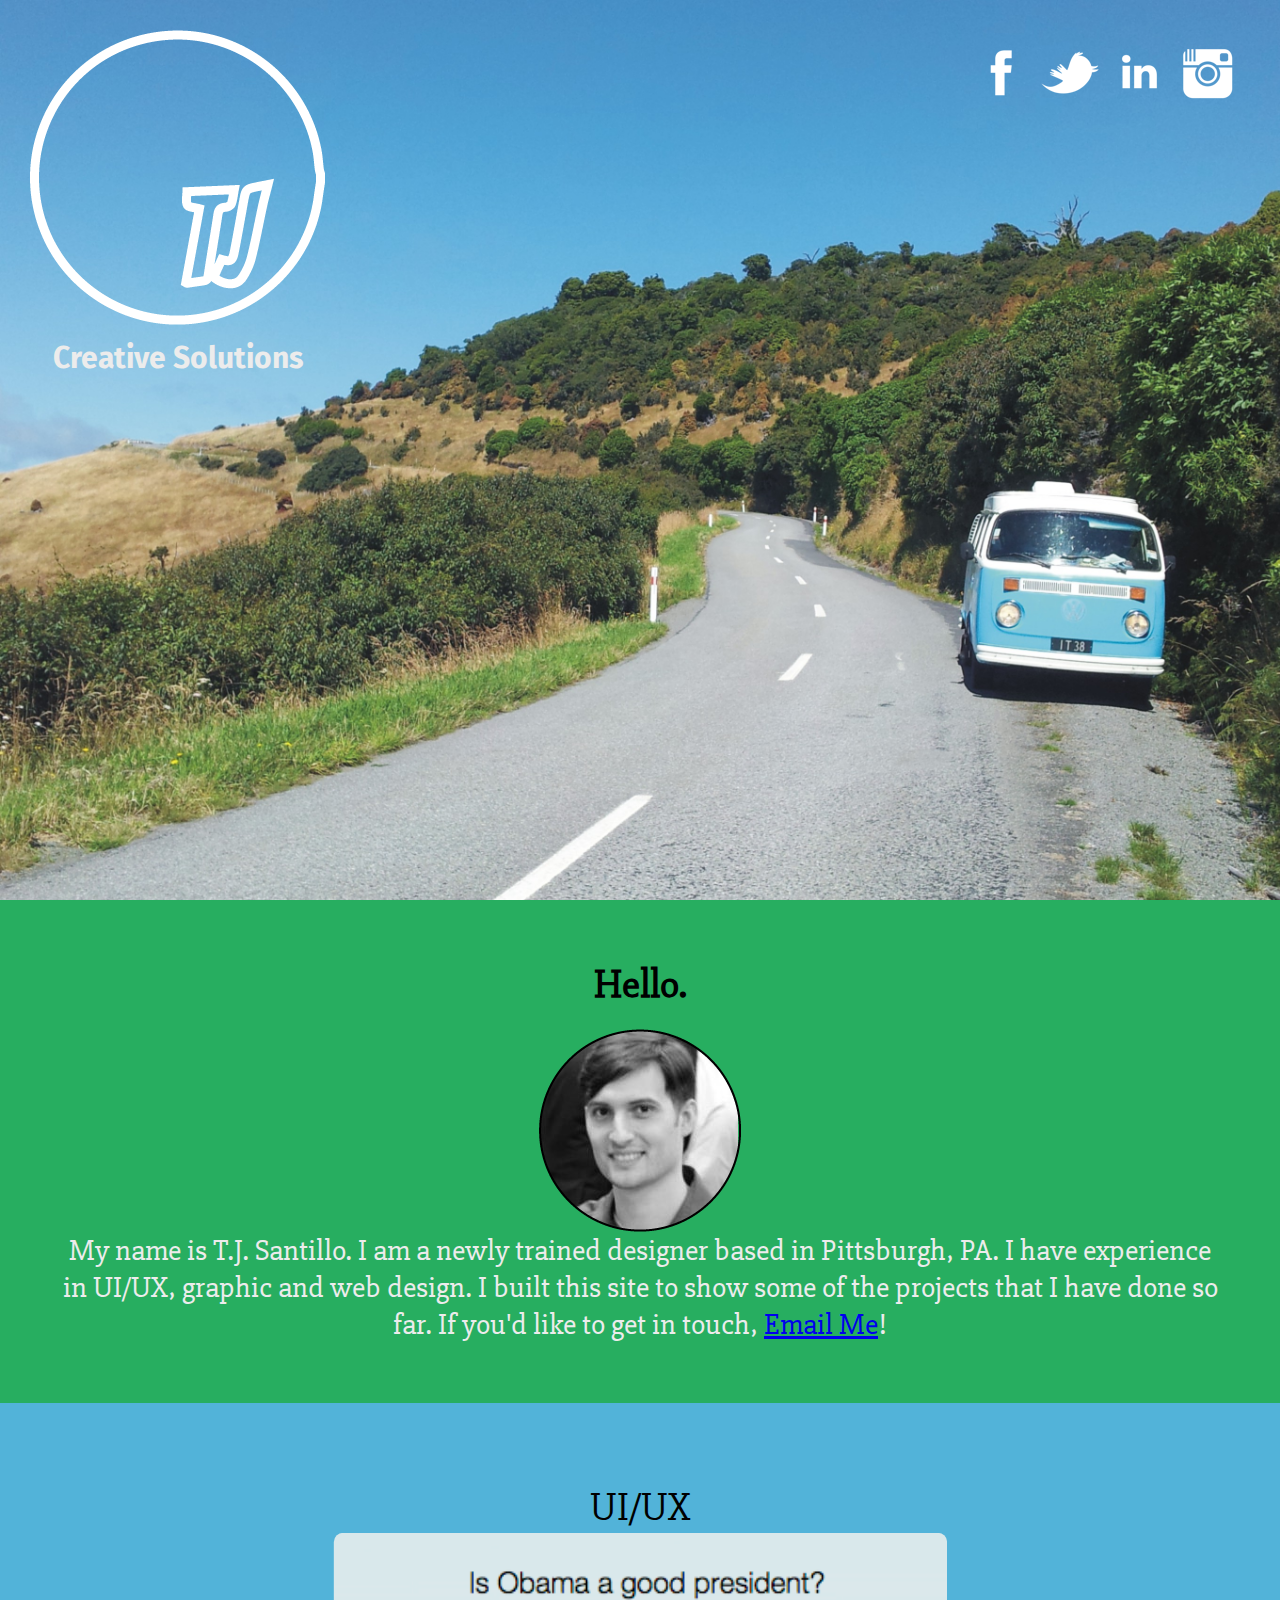
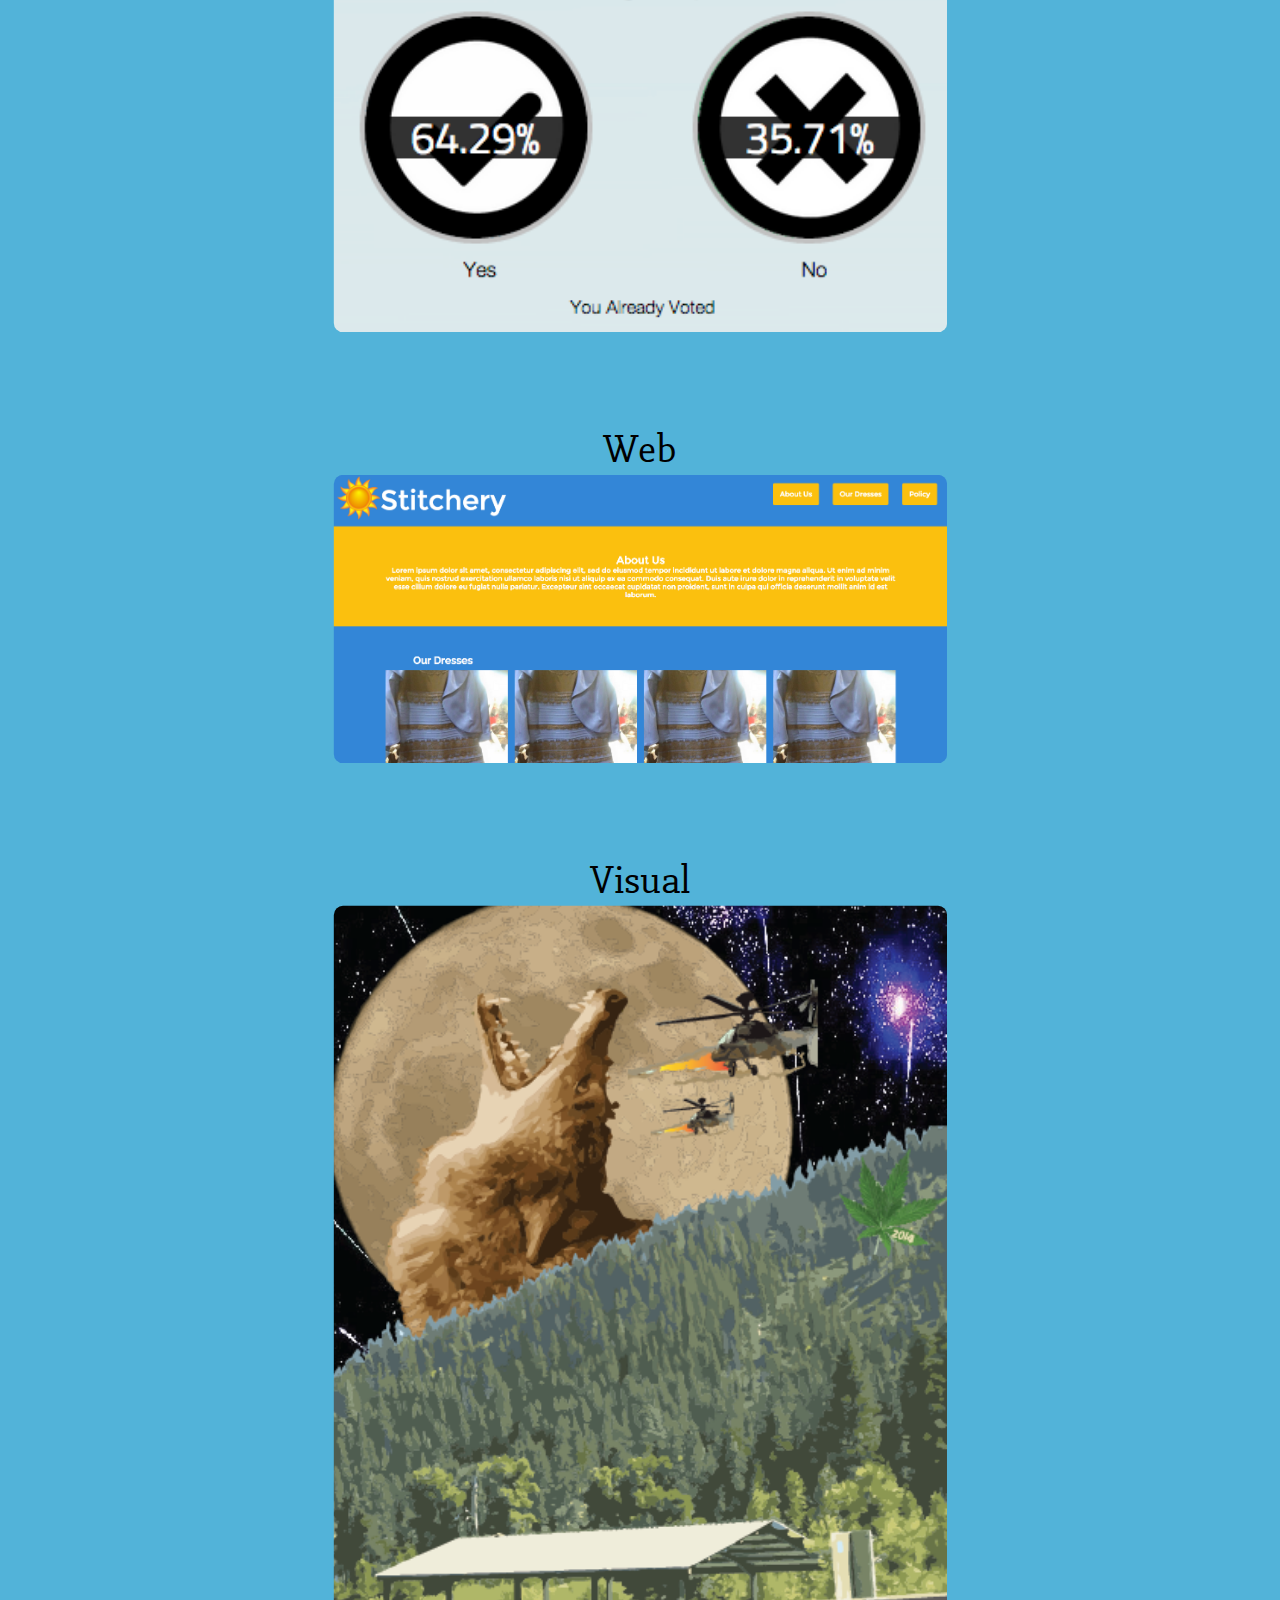
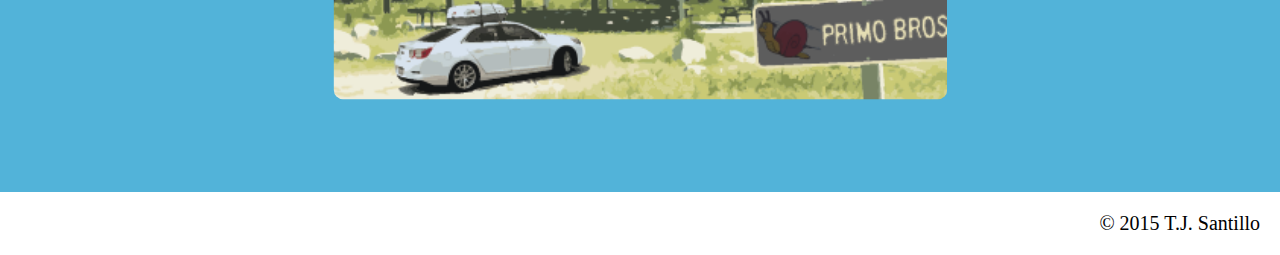
<file: index.html>
<!DOCTYPE html>
<html>
<!--this is what a comment looks like-->
<head>
	<meta charset="utf-8">
	<meta name ="viewport" content= "width=device-width, initial-scale=1">
	<title> T.J. Santillo </title>
	<link rel="stylesheet" type="text/css" href="css/style.css">
	<link href='http://fonts.googleapis.com/css?family=Fira+Sans:400,500' rel='stylesheet' type='text/css'>
	<link href='http://fonts.googleapis.com/css?family=Slabo+27px' rel='stylesheet' type='text/css'>
</head>
<body>
	<header>
		<nav>
			<a href="http://facebook.com/santillotj"><img src="images/facebook.png"></a>
			<a href="http://twitter.com/tjsantillo"><img src="images/twitter.png"></a>
			<a href="https://www.linkedin.com/in/tjsantillo"><img src="images/linkedin.png"></a>
			<a href="https://instagram.com/tjsantillo"><img src="images/instagram.png"></a>
		</nav>
		<section id="logo">
		<div>
			<img src="images/logowhite.png" alt="tj logo" title="t.j. santillo">
			<h2> Creative Solutions</h2>
		</div>
		</section>
	</header>

	<body>
		<section id="hello">
		<div>
			<h2>Hello.</h2>
			<img src="images/tjpic.png" alt="headshot" title"t.j. santillo">
			<p>My name is T.J. Santillo. I am a newly trained designer based in Pittsburgh, PA. I have experience in UI/UX, graphic and web design. I built this site to show some of the projects that I have done so far. If you'd like to get in touch, <a href="mailto:santillotj@gmail.com">Email Me</a>! </p>
		</div>
		</section>

		<section id="services">
		<div class="clearfix">
			<div class="me">
				<p>UI/UX</p>
				<a href="https://wordpress.org/plugins/because/"><img src="images/conva.png" alt="conva" title="conva"></a>
			</div>
			<div class="me">
				<p>Web </p>
				<a href="http://tjsantillo.github.io/yuuna/index.html"><img src="images/stitchery.png" alt="stitchery" title="stitchery"></a>
			</div>
			<div class="me">
				<p>Visual</p>
				<a href="#"><img src="images/primo.png" alt="primo bros" title="primo bros"></a>
			</div>


		</section>
		<section id="business">

		</section>
	</body>
	
	<footer> 
	<p>&copy 2015 T.J. Santillo</p>
	</footer>
</body>
</html>
</file>
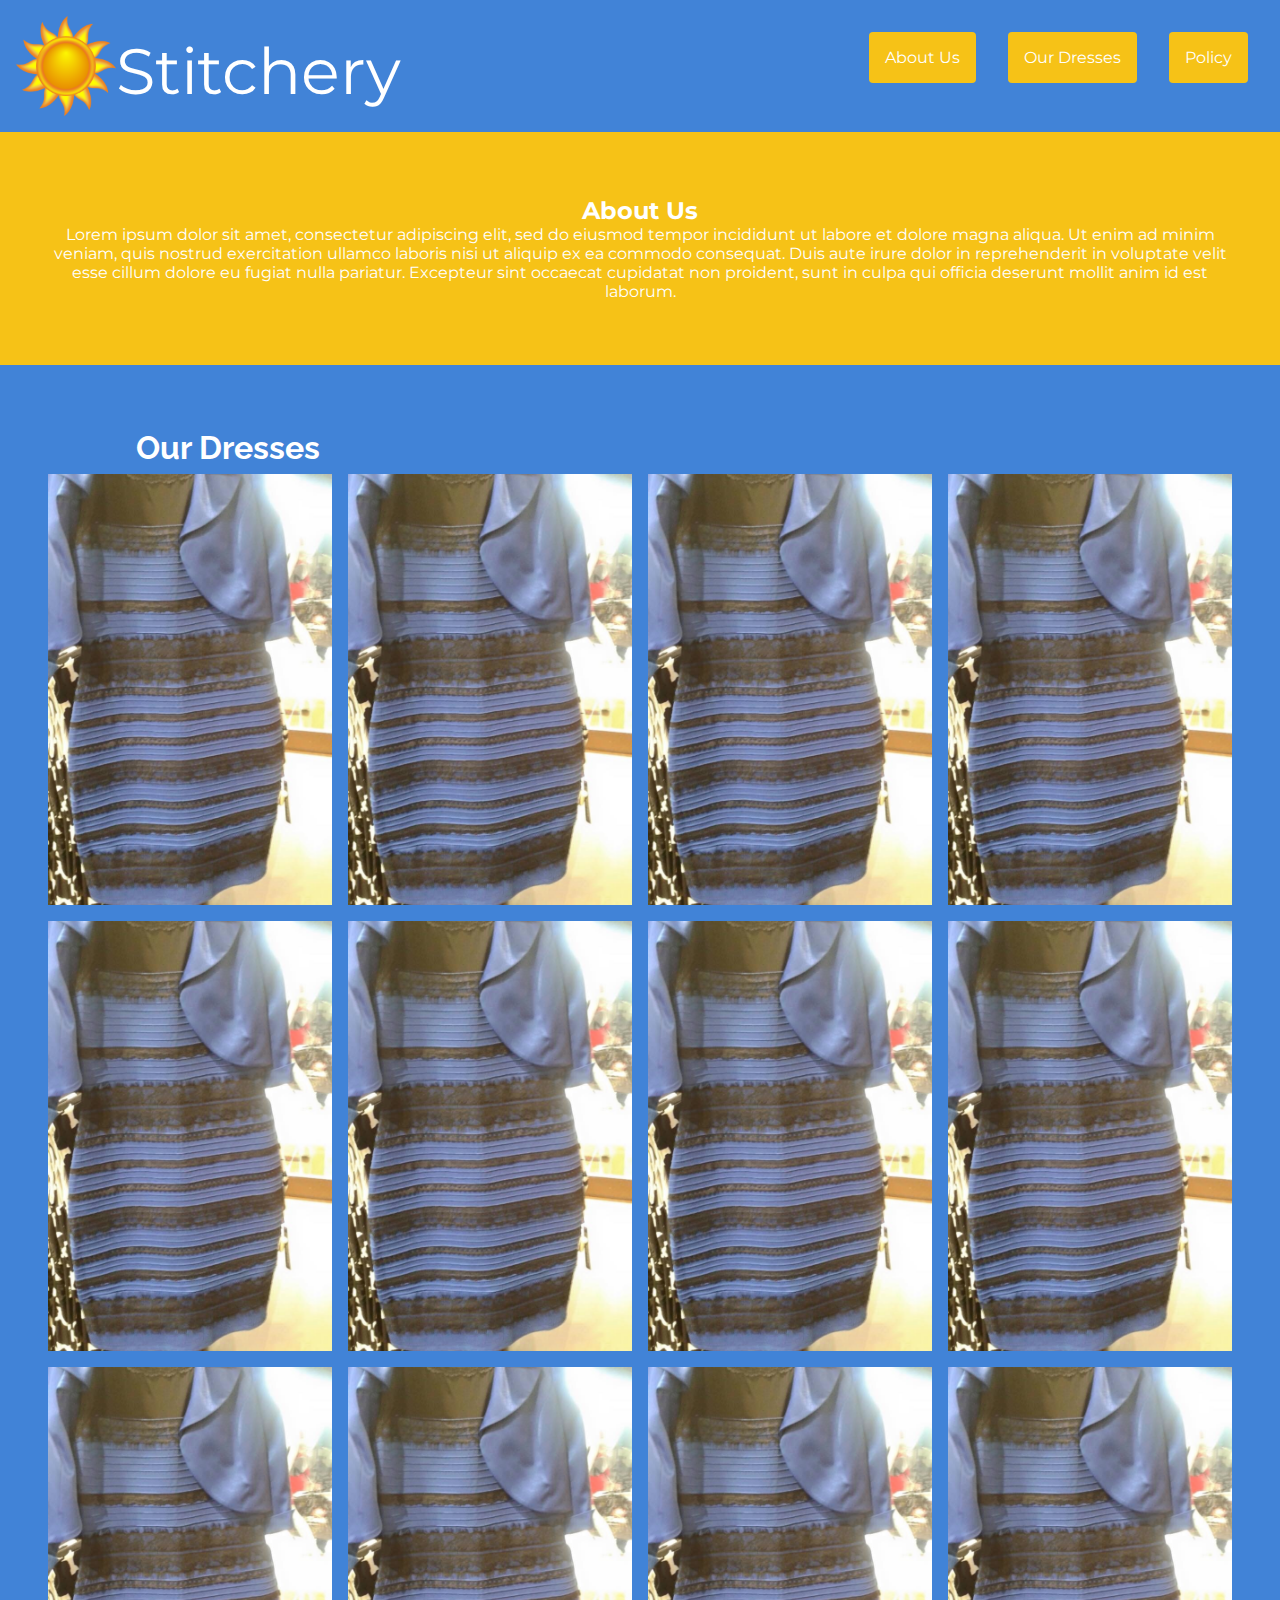
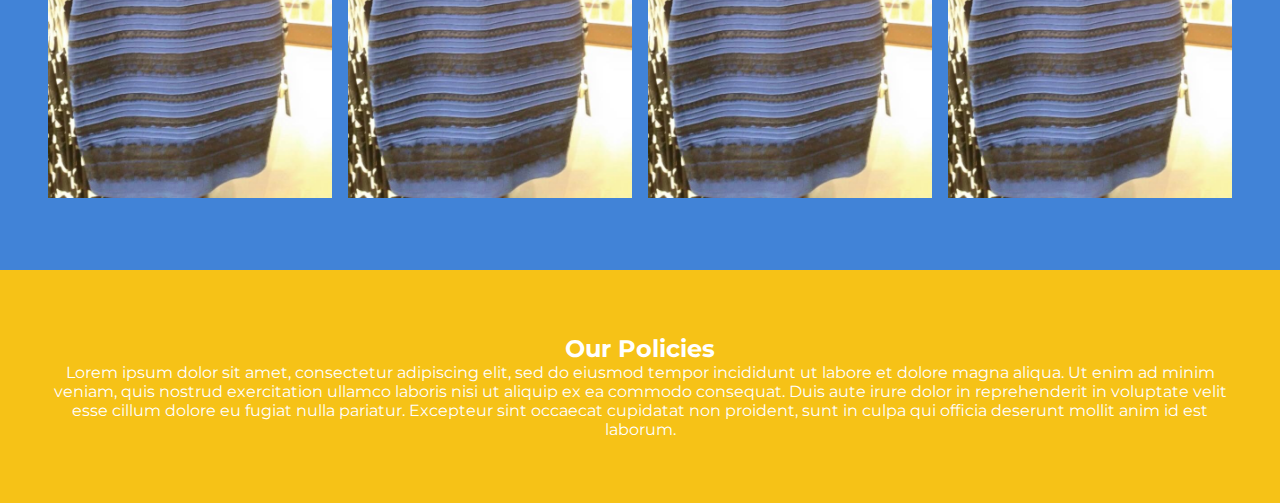
<file: yuuna/index.html>
<!DOCTYPE html>
<html>
<head>
	<title>Stitchery</title>
	<meta charset="utf-8">
	<link rel="stylesheet" type="text/css" href="ystyle.css">
	<link href='http://fonts.googleapis.com/css?family=Raleway:400,600' rel='stylesheet' type='text/css'>
	<link href='http://fonts.googleapis.com/css?family=Montserrat' rel='stylesheet' type='text/css'>
</head>
<body>
	<header class="clearfix">
		<div>
			<img src="images/sun.png" alt="dress" title="dress">
			<p>Stitchery</p>
		</div>
		<nav> 
			<a href="#about">About Us</a>
			<a href="#dresses">Our Dresses</a>
			<a href="#policy">Policy</a>
		</nav>
	</header>
	<section id="about">
		<div class="wrapper">
			<h2>About Us</h1>
			<p>Lorem ipsum dolor sit amet, consectetur adipiscing elit, sed do eiusmod tempor incididunt ut labore et dolore magna aliqua. Ut enim ad minim veniam, quis nostrud exercitation ullamco laboris nisi ut aliquip ex ea commodo consequat. Duis aute irure dolor in reprehenderit in voluptate velit esse cillum dolore eu fugiat nulla pariatur. Excepteur sint occaecat cupidatat non proident, sunt in culpa qui officia deserunt mollit anim id est laborum.</p>
		</div>
	</section>
	<section id="dresses" class="clearfix">
		<div class="wrapper">
			<h1  >Our Dresses</h1>
			<img src="images/dress.jpg" alt="dress" title="dress">
			<img src="images/dress.jpg" alt="dress" title="dress">
			<img src="images/dress.jpg" alt="dress" title="dress">
			<img src="images/dress.jpg" alt="dress" title="dress">
			<img src="images/dress.jpg" alt="dress" title="dress">
			<img src="images/dress.jpg" alt="dress" title="dress">
			<img src="images/dress.jpg" alt="dress" title="dress">
			<img src="images/dress.jpg" alt="dress" title="dress">
			<img src="images/dress.jpg" alt="dress" title="dress">
			<img src="images/dress.jpg" alt="dress" title="dress">
			<img src="images/dress.jpg" alt="dress" title="dress">
			<img src="images/dress.jpg" alt="dress" title="dress">
		</div>
	</section>
	<section id="policy">
		<div class="wrapper">
			<h2>Our Policies</h1>
			<p>Lorem ipsum dolor sit amet, consectetur adipiscing elit, sed do eiusmod tempor incididunt ut labore et dolore magna aliqua. Ut enim ad minim veniam, quis nostrud exercitation ullamco laboris nisi ut aliquip ex ea commodo consequat. Duis aute irure dolor in reprehenderit in voluptate velit esse cillum dolore eu fugiat nulla pariatur. Excepteur sint occaecat cupidatat non proident, sunt in culpa qui officia deserunt mollit anim id est laborum.</p>
		</div>
	</section>
</body>
</html>
</file>
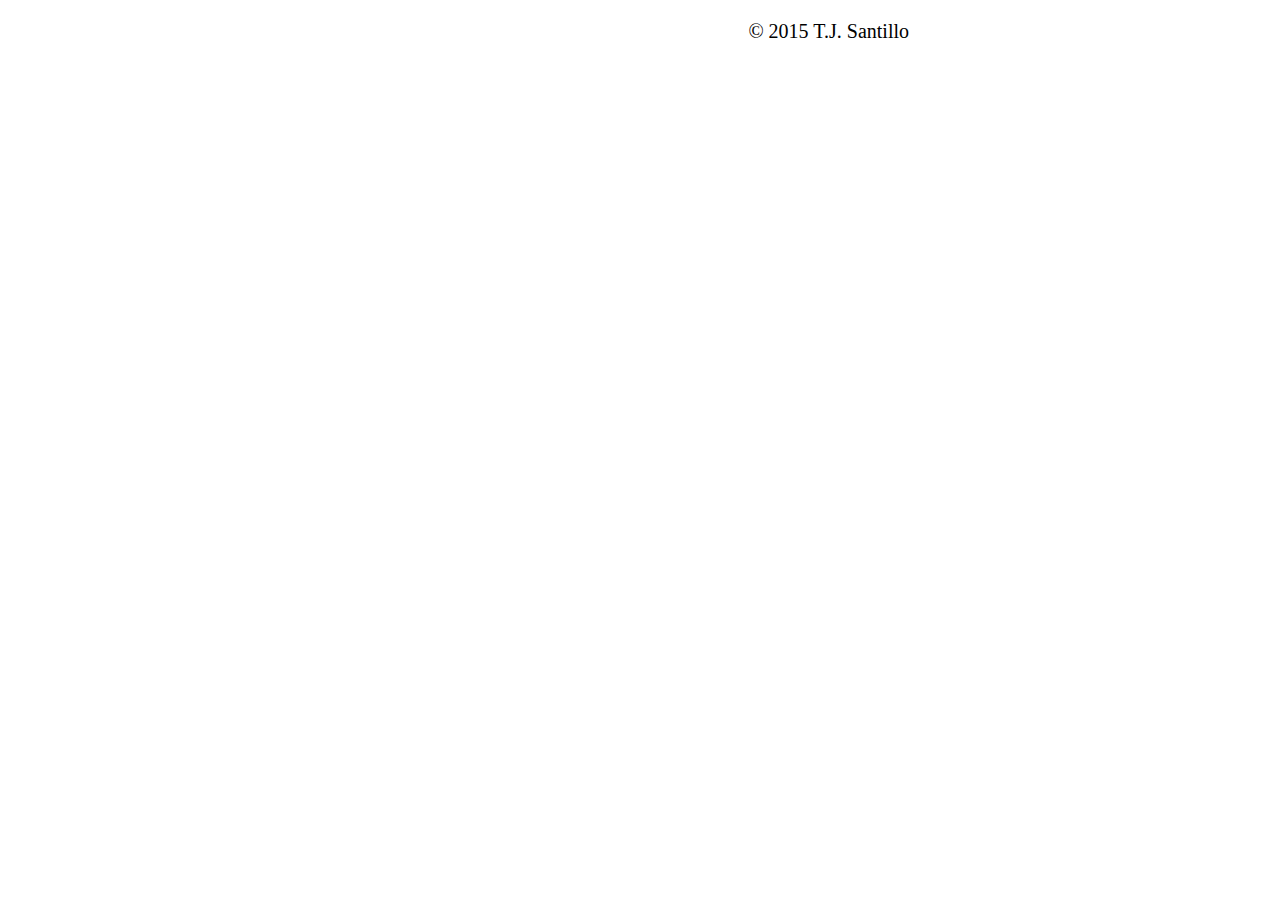
<file: visual.html>
<!DOCTYPE html>
<html>
<!--this is what a comment looks like-->
<head>
	<meta charset="utf-8">
	<meta name ="viewport" content= "width=device-width, initial-scale=1">
	<title> T.J. Santillo </title>
	<link rel="stylesheet" type="text/css" href="css/style.css">
	<link href='http://fonts.googleapis.com/css?family=Fira+Sans:400,500' rel='stylesheet' type='text/css'>
	<link href='http://fonts.googleapis.com/css?family=Slabo+27px' rel='stylesheet' type='text/css'>
</head>
<body>
	<header>
		<nav>
			<a href="http://facebook.com/santillotj"><img src="images/facebook.png"></a>
			<a href="http://twitter.com/tjsantillo"><img src="images/twitter.png"></a>
			<a href="https://www.linkedin.com/in/tjsantillo"><img src="images/linkedin.png"></a>
			<a href="https://instagram.com/tjsantillo"><img src="images/instagram.png"></a>
		</nav>
</body>
	
	<footer> 
	<p>&copy 2015 T.J. Santillo</p>
	</footer>
</body>
</html>
</file>
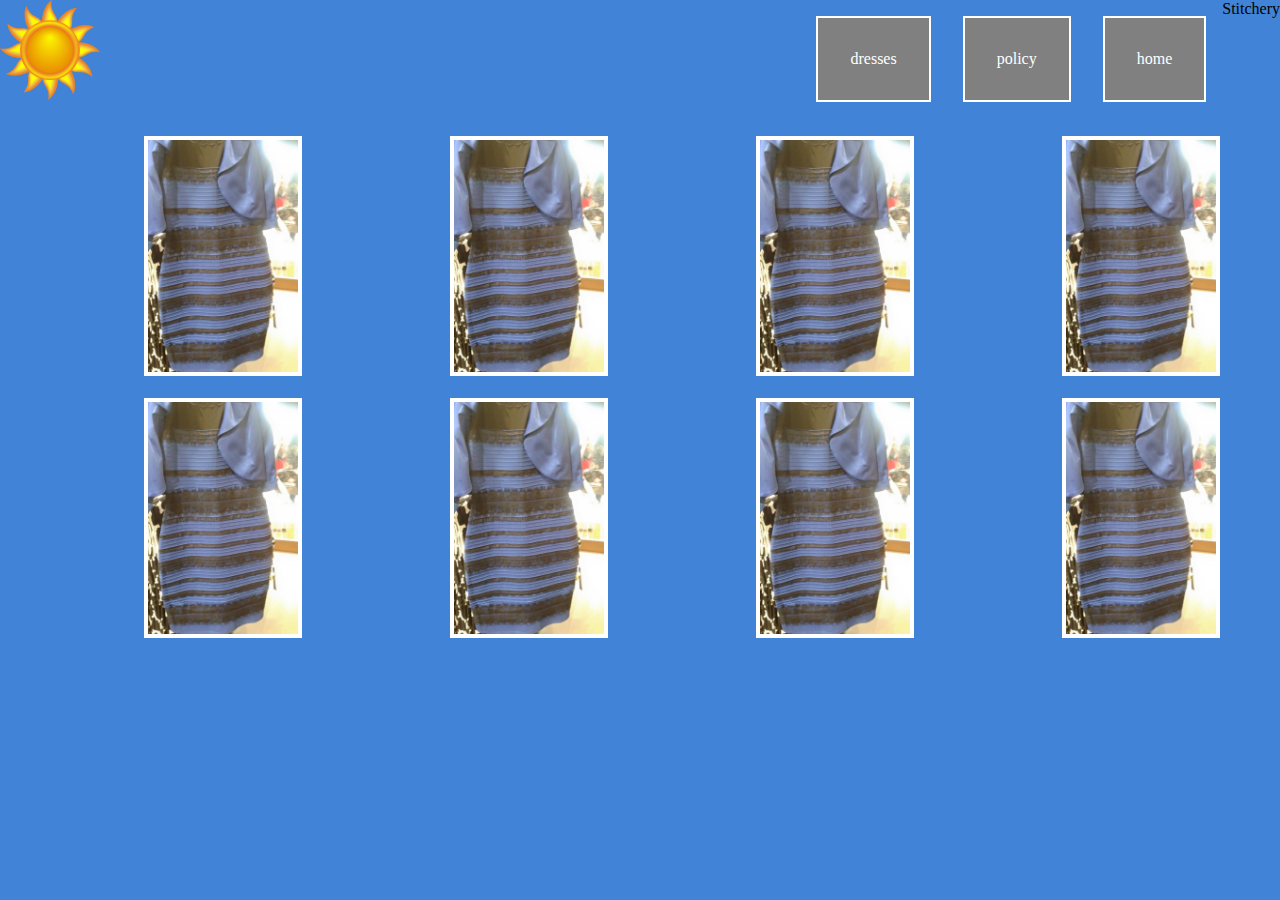
<file: yuuna.html>
<!DOCTYPE html>
<html>
<head>
	<title>Stitchery</title>
	<meta charset="utf-8">
	<link rel="stylesheet" type="text/css" href="ystyle.css">
</head>
<body>
	<div class="clearfix">
	<section class="navbar"> 
		<img src="images/sun.png" alt=dress title=dress height="100" width="100">
		<p>Stitchery</p>
		<a href="#">home</a>
		<a href="#">policy</a>
		<a href="#">dresses</a>
	</section>
	</div>
	<section class="dresses">
	<br>
	<img src="images/dress.jpg" alt=dress title=dress height="240" width="158">
	<img src="images/dress.jpg" alt=dress title=dress height="240" width="158">
	<img src="images/dress.jpg" alt=dress title=dress height="240" width="158">
	<img src="images/dress.jpg" alt=dress title=dress height="240" width="158">
	</br>
	<br>
	<img src="images/dress.jpg" alt=dress title=dress height="240" width="158">
	<img src="images/dress.jpg" alt=dress title=dress height="240" width="158">
	<img src="images/dress.jpg" alt=dress title=dress height="240" width="158">
	<img src="images/dress.jpg" alt=dress title=dress height="240" width="158">
	</br>
	</section>
</body>
</html>
</file>
<file: css/style.css>
* {margin:0;padding:0;box-sizing:border-box;}

nav{
	float:right;
	padding:2em;
}
body{
	font-size: 20px;
}
#logo {
	background: url("../images/background.jpg");
	background-size: cover;
	background-attachment: fixed;	
	color:#ECECEC;
	font-family: 'Fira Sans', sans-serif;
	font-weight: 500;
	font-size:1.5em;
	height: 100vh;
	padding:1em;
}
#logo div {
	float:left;
}
#logo img {
	display:block;
	margin:0 auto .5em;
}
#logo h2 {
	font-size:1em;
	text-align:center;
}
#hello {
	background:#27ae60;
	font-family: 'Slabo 27px', serif;
	padding: 3em;
}
#hello h2 {
	font-size:2em;
	margin-bottom:.5em;
	text-align:center;

}
#hello img {
	display: block;
	margin-left: auto;
	margin-right: auto;
}
#hello p {
	color:#ECECEC;
	font-size:1.5em;
	margin: auto;
	text-align:center;
}
#services{
	background:#52B3D9;
	color:black;
	font-family: 'Slabo 27px', serif;
	padding:2em;
}
#services  img{
	border-radius: 10px;
	padding:.10%;
	width:75%;
}
#services h2{
	font-size:2em;
	margin-bottom:.5;
	text-align: center;
}
.me {
	font-size: 2em;
	font-family: 'Slabo 27px', serif;
	margin-left: auto;
	margin-right:auto;
	padding:1em;
	text-align: center;
	width: 75%
}

footer {
	display:block;
	float:right;
	padding: 1em;
}

.clearfix:after { 
	content: "."; 
	visibility: hidden; 
	display: block; 
	height: 0; 
	clear: both;
}

@media only screen and (min-width:411px) and (max-width: 930px){
	nav {
	}
	body {
		font-size:18px;
	}
	#logo {
		background: url("../images/background930px.png");
		background-size: cover;
		background-repeat: no-repeat;
		width:100%;
	}
	#hello p {
		width:60%;
	}

	#services {
		font-size:1em;
	}
}
@media screen and (max-width: 410px){
	body {
		font-size:16px;
	}
	nav {
		float:left;
	}
	#logo {
		background: url("../images/background400px.png");
		background-size: cover;
		background-repeat: no-repeat;
		width:100%;
	}
	#logo img{
		margin:auto;
	}
	#hello {
		width:100%;
		margin:auto;
	}
	#hello p {
		width:100%;
		text-align:left;
	}
	#services{
	}
	.me {
		float:none;
		width:100%;
	}
}
</file>
<file: yuuna/ystyle.css>
* {margin:0;padding:0;box-sizing:border-box;}

body {
	background:#4183D7;
	font-family: 'Montserrat', sans-serif;
	font-size: 16px;
}
h1{
	color:white;
	font-family: 'Raleway', sans-serif;
	margin-left: 3em;
}
section {
	padding:4em 2em;
}
#dresses img{
	float:left;
	padding:.5em;
	width:25%;
}
#about {
	background: #f6c217;
	color: white;
	text-align: center;
}
#policy {
	background: #f6c217;
	color: white;
	text-align: center;
}
header {
	padding:1em;
}
header div {
	float:left;
}
header img {
	float:left;
	width:100px;
}
header p {
	color:#fff;
	float:left;
	font-size:4em;
	margin:.25em 0 0 0;
}
nav {
	float:right;
}
nav a{
	background-color: #f6c217;
	border-radius: .25em;
	color:white;
	display: block;
	float:left;
	margin: 1em;
	padding: 1em;
	text-decoration:none;
}
.wrapper {
	margin:auto;
	max-width:75em;
}
.clearfix:after { 
	content: "."; 
	visibility: hidden; 
	display: block; 
	height: 0; 
	clear: both;
}
</file>
<file: ystyle.css>
* {margin:0;padding:0;box-sizing:border-box;}

body {
	background:#4183D7;
}

.dresses img{
	border: 4px white solid;
	background:blue;
	margin-left: 9em;
}
.navabar {
	background: blue;
	float: left;

}
.navbar a{
	border: 2px #fff solid;
	background-color: gray;
	color:white;
	display: block;
	float:right;
	margin: 1em;
	padding: 2em;
	text-decoration:none;
}
.navbar p{
	float:right;
}
.clearfix:after { 
	content: "."; 
	visibility: hidden; 
	display: block; 
	height: 0; 
	clear: both;
}
</file>
